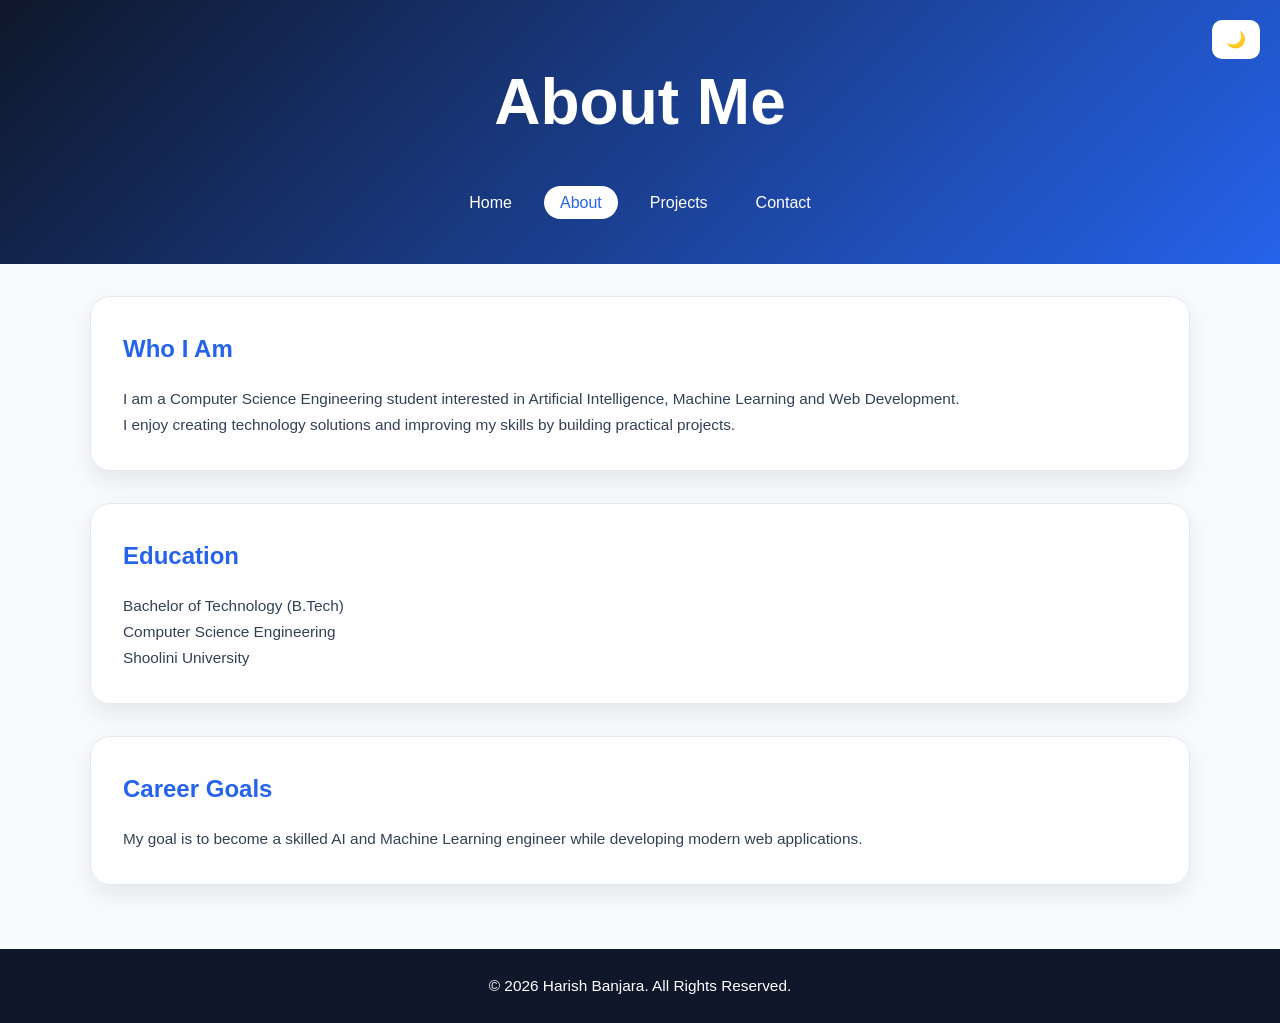
<file: about.html>
<!DOCTYPE html>
<html lang="en">

<head>

    <!-- CSS File -->
    <link rel="stylesheet" href="style.css">


    <!-- Character encoding -->
    <meta charset="UTF-8">


    <!-- Responsive viewport -->
    <meta name="viewport" content="width=device-width, initial-scale=1.0">


    <!-- Page information -->
    <title>
        About | Harish Banjara
    </title>


    <meta name="description" content="Learn more about Harish Banjara, education, skills and career goals.">


</head>



<body>



    <!-- Header -->

    <header>
<button id="theme-toggle" aria-label="Toggle Theme">🌙</button>



        <h1>
            About Me
        </h1>



        <nav aria-label="Primary Navigation">


            <ul>


                <li>
                    <a href="index.html">
                        Home
                    </a>
                </li>


                <li>
                    <a href="about.html" aria-current="page">
                        About
                    </a>
                </li>


                <li>
                    <a href="projects.html">
                        Projects
                    </a>
                </li>


                <li>
                    <a href="contact.html">
                        Contact
                    </a>
                </li>


            </ul>


        </nav>


    </header>






    <!-- Main Content -->

    <main>




        <!-- About section -->

        <article aria-labelledby="about-heading">


            <h2 id="about-heading">
                Who I Am
            </h2>



            <p>
                I am a Computer Science Engineering student interested in
                Artificial Intelligence, Machine Learning and Web Development.
            </p>



            <p>
                I enjoy creating technology solutions and improving my skills
                by building practical projects.
            </p>



        </article>






        <!-- Education section -->

        <section aria-labelledby="education-heading">


            <h2 id="education-heading">
                Education
            </h2>



            <p>
                Bachelor of Technology (B.Tech)
                <br>

                Computer Science Engineering
                <br>

                Shoolini University
            </p>



        </section>






        <!-- Goals section -->

        <section aria-labelledby="goal-heading">


            <h2 id="goal-heading">
                Career Goals
            </h2>



            <p>
                My goal is to become a skilled AI and Machine Learning
                engineer while developing modern web applications.
            </p>



        </section>





    </main>







    <!-- Footer -->

    <footer>


        <p>
            &copy; 2026 Harish Banjara. All Rights Reserved.
        </p>


    </footer>




<script>
document.addEventListener("DOMContentLoaded",()=>{
 const toggle=document.getElementById("theme-toggle");
 if(localStorage.getItem("theme")==="dark"){
   document.documentElement.setAttribute("data-theme","dark");
 }
 if(toggle){
   toggle.addEventListener("click",()=>{
     const theme=document.documentElement.getAttribute("data-theme");
     if(theme==="dark"){
       document.documentElement.removeAttribute("data-theme");
       localStorage.setItem("theme","light");
       toggle.textContent="🌙";
     }else{
       document.documentElement.setAttribute("data-theme","dark");
       localStorage.setItem("theme","dark");
       toggle.textContent="☀️";
     }
   });
 }
});
</script>

</body>

</html>
</file>
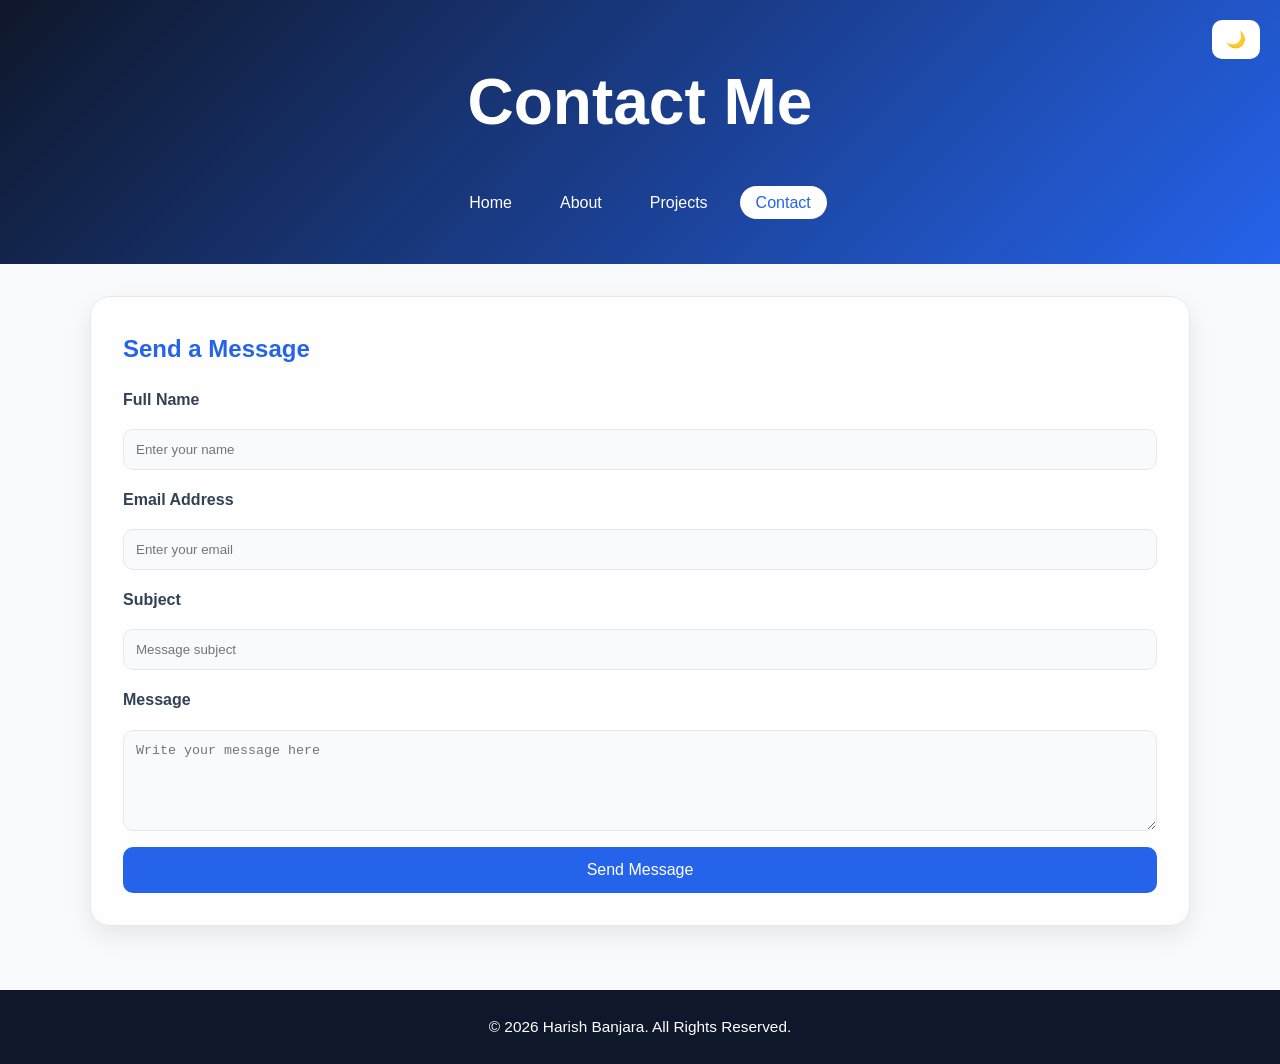
<file: contact.html>
<!DOCTYPE html>
<html lang="en">

<head>


    <!-- CSS File -->
    <link rel="stylesheet" href="style.css">


    <!-- Character encoding -->
    <meta charset="UTF-8">


    <!-- Responsive viewport -->
    <meta name="viewport" content="width=device-width, initial-scale=1.0">


    <!-- Page information -->

    <title>
        Contact | Harish Banjara
    </title>


    <meta name="description" content="Contact Harish Banjara through this portfolio website.">


</head>




<body>





    <!-- Header -->

    <header>
<button id="theme-toggle" aria-label="Toggle Theme">🌙</button>



        <h1>
            Contact Me
        </h1>




        <!-- Navigation -->

        <nav aria-label="Primary Navigation">


            <ul>


                <li>
                    <a href="index.html">
                        Home
                    </a>
                </li>


                <li>
                    <a href="about.html">
                        About
                    </a>
                </li>


                <li>
                    <a href="projects.html">
                        Projects
                    </a>
                </li>


                <li>
                    <a href="contact.html" aria-current="page">
                        Contact
                    </a>
                </li>


            </ul>


        </nav>


    </header>







    <!-- Main Content -->

    <main>




        <section aria-labelledby="contact-heading">



            <h2 id="contact-heading">
                Send a Message
            </h2>






            <form id="contactForm" action="https://formspree.io/f/mlgkpqzq" method="POST">





                <label for="name">
                    Full Name
                </label>


                <input type="text" id="name" name="name" placeholder="Enter your name" required>






                <label for="email">
                    Email Address
                </label>


                <input type="email" id="email" name="email" placeholder="Enter your email" required>






                <label for="subject">
                    Subject
                </label>


                <input type="text" id="subject" name="subject" placeholder="Message subject">







                <label for="message">
                    Message
                </label>


                <textarea id="message" name="message" rows="5" placeholder="Write your message here"
                    required></textarea>







                <button type="submit">

                    Send Message

                </button>





            </form>






            <p id="form-message"></p>





        </section>





    </main>








    <!-- Footer -->

    <footer>


        <p>

            &copy; 2026 Harish Banjara. All Rights Reserved.

        </p>


    </footer>



<script>
document.addEventListener("DOMContentLoaded",()=>{
 const toggle=document.getElementById("theme-toggle");
 if(localStorage.getItem("theme")==="dark"){
   document.documentElement.setAttribute("data-theme","dark");
 }
 if(toggle){
   toggle.addEventListener("click",()=>{
     const theme=document.documentElement.getAttribute("data-theme");
     if(theme==="dark"){
       document.documentElement.removeAttribute("data-theme");
       localStorage.setItem("theme","light");
       toggle.textContent="🌙";
     }else{
       document.documentElement.setAttribute("data-theme","dark");
       localStorage.setItem("theme","dark");
       toggle.textContent="☀️";
     }
   });
 }
});
</script>

</body>

</html>
</file>
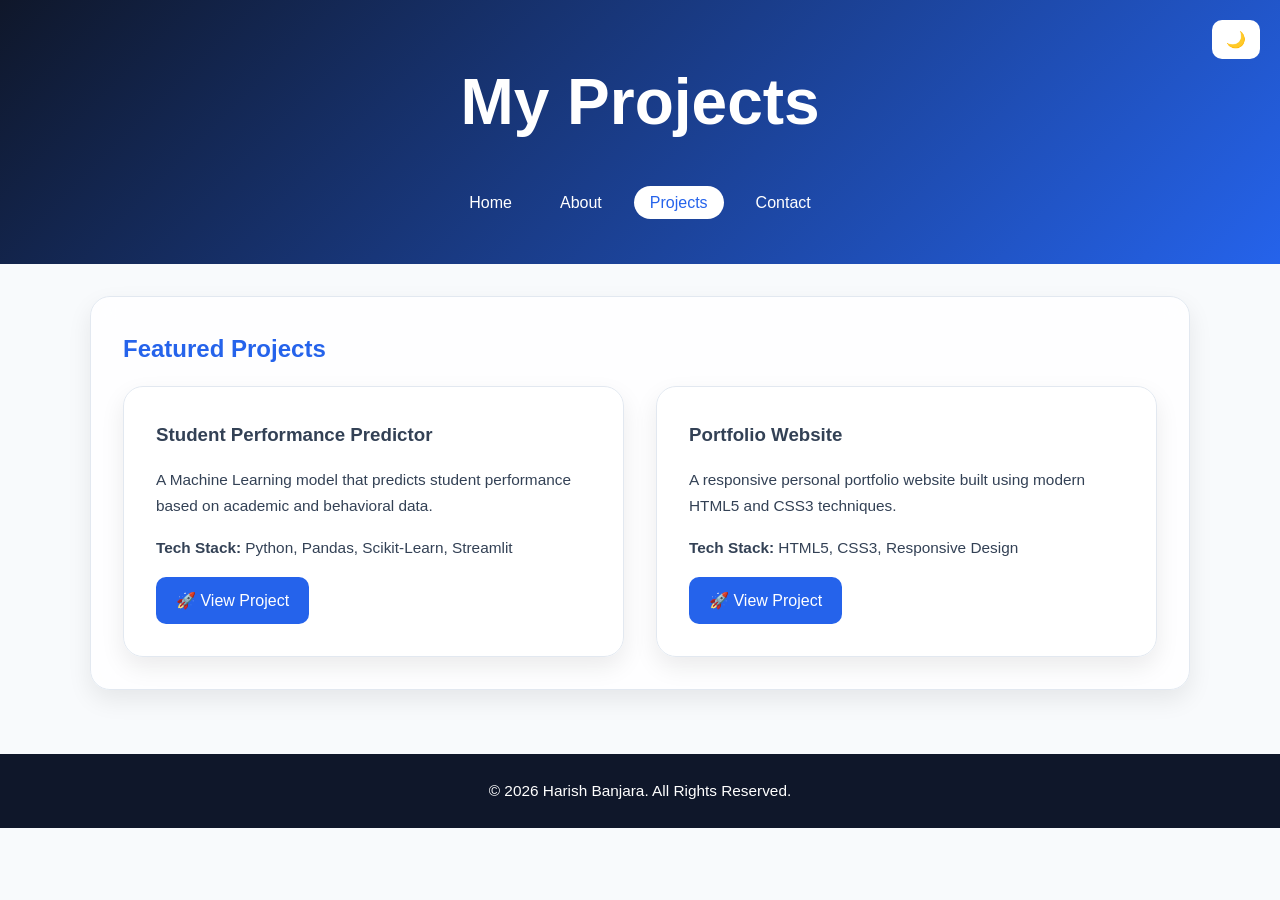
<file: projects.html>
<!DOCTYPE html>
<html lang="en">

<head>


    <!-- CSS File -->
    <link rel="stylesheet" href="style.css">


    <!-- Character encoding -->
    <meta charset="UTF-8">


    <!-- Responsive viewport -->
    <meta name="viewport" content="width=device-width, initial-scale=1.0">


    <!-- Page information -->

    <title>
        Projects | Harish Banjara
    </title>


    <meta name="description" content="Portfolio projects created by Harish Banjara.">


</head>



<body>




    <!-- Header -->

    <header>
<button id="theme-toggle" aria-label="Toggle Theme">🌙</button>



        <h1>
            My Projects
        </h1>



        <!-- Navigation -->

        <nav aria-label="Primary Navigation">


            <ul>


                <li>
                    <a href="index.html">
                        Home
                    </a>
                </li>


                <li>
                    <a href="about.html">
                        About
                    </a>
                </li>


                <li>
                    <a href="projects.html" aria-current="page">
                        Projects
                    </a>
                </li>


                <li>
                    <a href="contact.html">
                        Contact
                    </a>
                </li>


            </ul>


        </nav>



    </header>







    <!-- Main Content -->

    <main>




        <section aria-labelledby="projects-heading">


            <h2 id="projects-heading">
                Featured Projects
            </h2>





            <!-- Project card container -->

            <div class="project-grid">





                <!-- Project 1 -->


                <article class="project-card">


                    <h3>
                        Student Performance Predictor
                    </h3>



                    <p>

                        A Machine Learning model that predicts student
                        performance based on academic and behavioral data.

                    </p>




                    <p>

                        <strong>
                            Tech Stack:
                        </strong>

                        Python, Pandas, Scikit-Learn, Streamlit

                    </p>




                    <a href="https://github.com/codewharish?tab=repositories" target="_blank" rel="noopener noreferrer">

                        🚀 View Project

                    </a>



                </article>







                <!-- Project 2 -->


                <article class="project-card">


                    <h3>
                        Portfolio Website
                    </h3>



                    <p>

                        A responsive personal portfolio website built using
                        modern HTML5 and CSS3 techniques.

                    </p>




                    <p>

                        <strong>
                            Tech Stack:
                        </strong>

                        HTML5, CSS3, Responsive Design

                    </p>




                    <a href="https://github.com/codewharish?tab=repositories" target="_blank" rel="noopener noreferrer">

                        🚀 View Project

                    </a>



                </article>






            </div>



        </section>





    </main>






    <!-- Footer -->

    <footer>


        <p>

            &copy; 2026 Harish Banjara. All Rights Reserved.

        </p>


    </footer>





<script>
document.addEventListener("DOMContentLoaded",()=>{
 const toggle=document.getElementById("theme-toggle");
 if(localStorage.getItem("theme")==="dark"){
   document.documentElement.setAttribute("data-theme","dark");
 }
 if(toggle){
   toggle.addEventListener("click",()=>{
     const theme=document.documentElement.getAttribute("data-theme");
     if(theme==="dark"){
       document.documentElement.removeAttribute("data-theme");
       localStorage.setItem("theme","light");
       toggle.textContent="🌙";
     }else{
       document.documentElement.setAttribute("data-theme","dark");
       localStorage.setItem("theme","dark");
       toggle.textContent="☀️";
     }
   });
 }
});
</script>

</body>

</html>
</file>
<file: style.css>
:root{
 --primary:#2563eb;
 --secondary:#0f172a;
 --background:#f8fafc;
 --surface:#ffffff;
 --text:#334155;
 --border:#e2e8f0;
 --shadow:0 10px 25px rgba(0,0,0,.08);
}

[data-theme="dark"]{
 --background:#020617;
 --surface:#0f172a;
 --text:#e2e8f0;
 --border:#334155;
}

*{
 margin:0;
 padding:0;
 box-sizing:border-box;
}

html{
 scroll-behavior:smooth;
}

body{
 font-family:"Segoe UI",Arial,sans-serif;
 background:var(--background);
 color:var(--text);
 line-height:1.7;
 transition:background .3s,color .3s;
}

img{
 max-width:100%;
 display:block;
}

.skip-link{
 position:absolute;
 left:-999px;
}

.skip-link:focus{
 left:20px;
 top:20px;
 background:white;
 color:black;
 padding:10px;
 z-index:1000;
}

/* Theme Toggle Button */

#theme-toggle{
 position:absolute;
 top:20px;
 right:20px;
 background:white;
 color:#0f172a;
 border:none;
 padding:10px 14px;
 border-radius:10px;
 cursor:pointer;
 font-size:1rem;
 font-weight:bold;
 transition:.3s;
}

#theme-toggle:hover{
 transform:scale(1.05);
}

/* Header */

header{
 position:relative;
 background:linear-gradient(
     135deg,
     #0f172a,
     #2563eb
 );
 color:white;
 text-align:center;
 padding:3rem 1rem;
}

header h1{
 font-size:clamp(2rem,5vw,4rem);
}

header h2{
 margin:10px 0;
 font-size:clamp(1.2rem,3vw,2rem);
}

/* Navigation */

nav{
 margin-top:2rem;
}

nav ul{
 list-style:none;
 display:flex;
 justify-content:center;
 flex-wrap:wrap;
 gap:1rem;
}

nav a{
 color:white;
 text-decoration:none;
 padding:8px 16px;
 border-radius:20px;
 transition:.3s;
}

nav a:hover,
nav a[aria-current="page"]{
 background:white;
 color:var(--primary);
}

/* Main Layout */

main{
 max-width:1200px;
 width:min(1100px,90%);
 margin:auto;
 padding:2rem 0;
 display:grid;
 gap:2rem;
}

/* Animation */

@keyframes fadeUp{
 from{
  opacity:0;
  transform:translateY(20px);
 }
 to{
  opacity:1;
  transform:translateY(0);
 }
}

/* Cards */

section,
article{
 background:rgba(255,255,255,.8);
 backdrop-filter:blur(12px);
 border:1px solid var(--border);
 border-radius:20px;
 padding:2rem;
 box-shadow:var(--shadow);
 transition:.4s ease;
 animation:fadeUp .8s ease;
}

[data-theme="dark"] section,
[data-theme="dark"] article{
 background:rgba(15,23,42,.8);
}

section:hover,
article:hover{
 transform:translateY(-5px);
}

/* Headings */

h2{
 color:var(--primary);
 margin-bottom:1rem;
}

p{
 font-size:clamp(.95rem,1.2vw,1.1rem);
}

/* Hero Section */

.hero{
 display:grid;
 grid-template-columns:minmax(250px,350px) 1fr;
 gap:3rem;
 align-items:center;
}

.profile-avatar{
 display:flex;
 justify-content:center;
}

.profile-avatar img{
 width:180px;
 height:180px;
 border-radius:50%;
 object-fit:cover;
 border:4px solid var(--primary);
}

/* Hero Content */

.hero-content h2{
 margin-bottom:.5rem;
}

.hero-content h3{
 margin-bottom:1rem;
}

/* Social Icons */

.social-links{
 display:flex;
 justify-content:center;
 gap:1.5rem;
 margin-top:1.5rem;
}

.social-links a{
 color:white;
 font-size:2rem;
 transition:.3s;
}

.social-links a:hover{
 transform:scale(1.2);
 color:#93c5fd;
}

/* Skills Grid */

.skills{
 display:grid;
 grid-template-columns:
 repeat(auto-fit,minmax(120px,1fr));
 gap:1rem;
}

.skills span{
 background:var(--primary);
 color:white;
 padding:12px;
 text-align:center;
 border-radius:20px;
 transition:.3s;
}

.skills span:hover{
 transform:translateY(-3px);
}

/* Project Grid */

.project-grid{
 display:grid;
 grid-template-columns:
 repeat(auto-fit,minmax(300px,1fr));
 gap:2rem;
}

.project-card{
 display:grid;
 gap:1rem;
 transition:
 transform .3s,
 box-shadow .3s;
}

.project-card:hover{
 transform:translateY(-10px);
 box-shadow:
 0 20px 40px rgba(0,0,0,.15);
}

.project-card a{
 background:var(--primary);
 color:white;
 text-decoration:none;
 padding:10px 20px;
 border-radius:10px;
 width:max-content;
 transition:.3s;
}

.project-card a:hover{
 opacity:.85;
}

/* Contact Form */

form{
 display:flex;
 flex-direction:column;
 gap:1rem;
}

label{
 font-weight:600;
}

input,
textarea{
 width:100%;
 padding:12px;
 border-radius:10px;
 border:1px solid var(--border);
 background:var(--background);
 color:var(--text);
}

input:focus,
textarea:focus{
 outline:none;
 border-color:var(--primary);
}

button{
 background:var(--primary);
 color:white;
 border:none;
 padding:14px;
 border-radius:10px;
 cursor:pointer;
 font-size:1rem;
 transition:.3s;
}

button:hover{
 opacity:.85;
}

/* Footer */

footer{
 background:var(--secondary);
 color:white;
 text-align:center;
 padding:1.5rem;
 margin-top:2rem;
}

/* Tablet */

@media (max-width:768px){

 .hero{
  grid-template-columns:1fr;
  text-align:center;
 }

 nav ul{
  flex-direction:column;
 }

 section,
 article{
  padding:1.5rem;
 }
}

/* Mobile */

@media (max-width:600px){

 header{
  padding:2rem 1rem;
 }

 #theme-toggle{
  top:10px;
  right:10px;
 }

 .project-grid{
  grid-template-columns:1fr;
 }

 .skills{
  grid-template-columns:
  repeat(2,1fr);
 }
}
</file>
